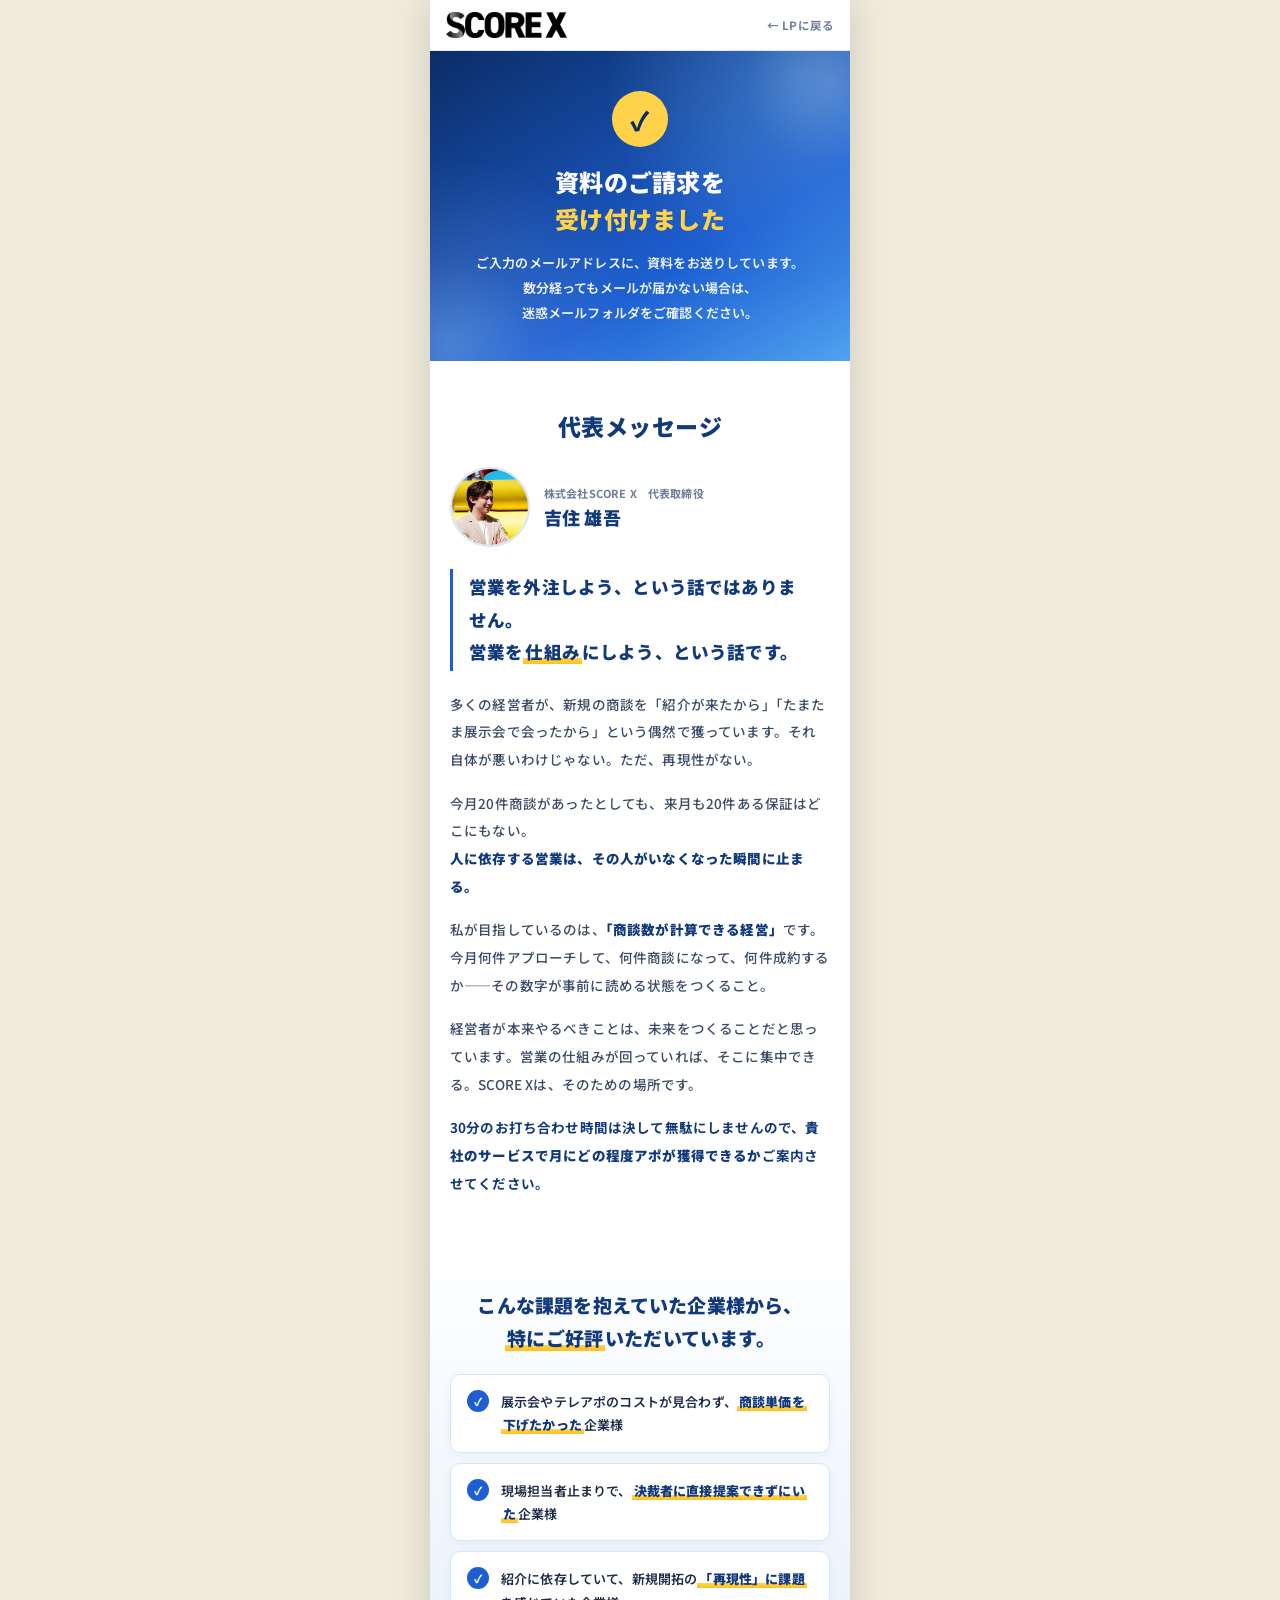
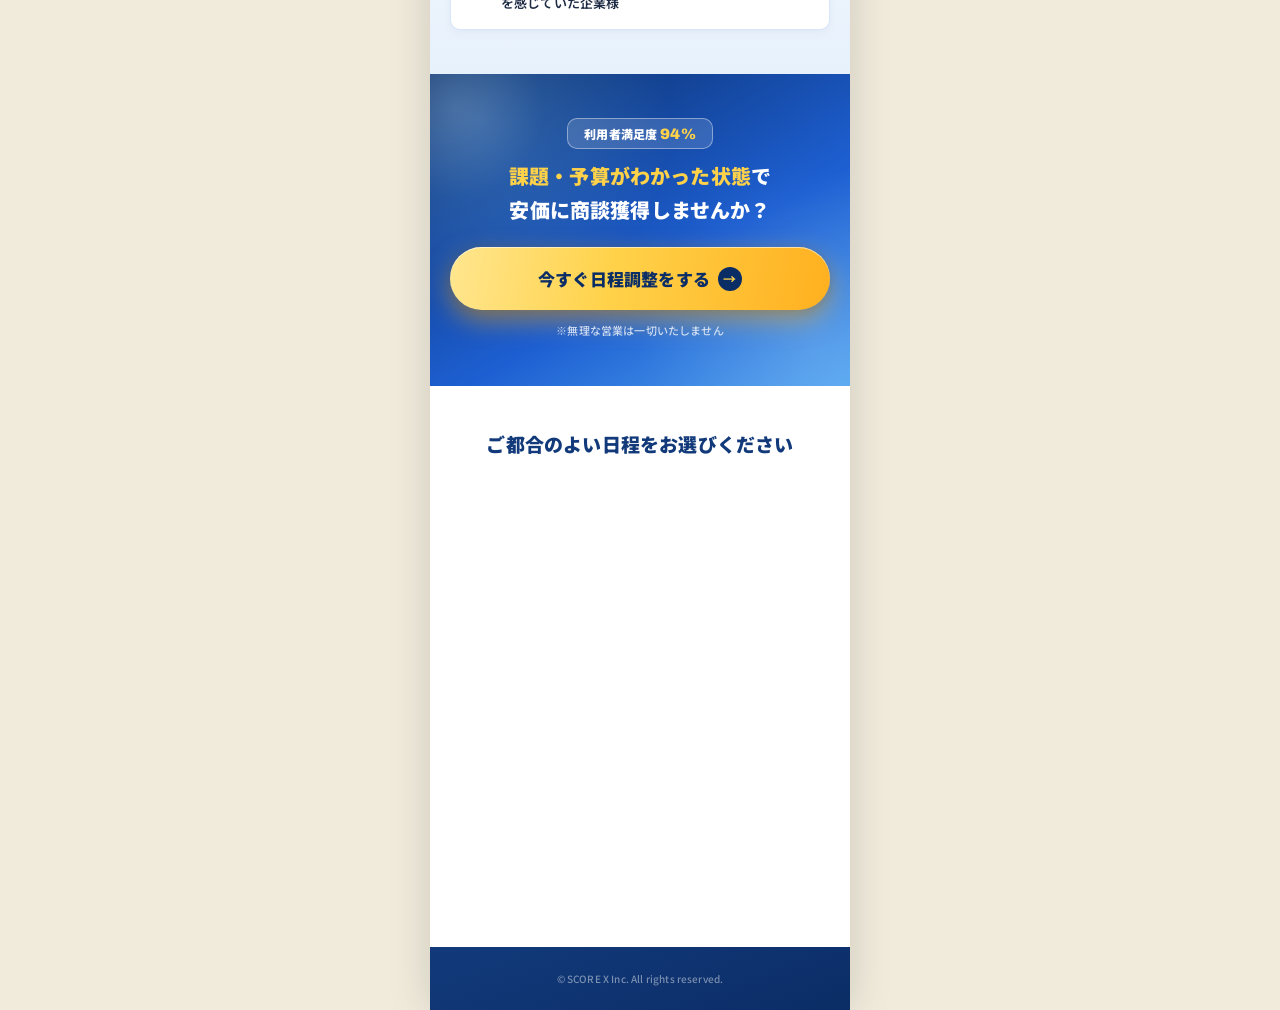
<file: thanks.html>
<!DOCTYPE html>
<html lang="ja">
<head>
<meta charset="UTF-8">
<meta name="viewport" content="width=device-width, initial-scale=1">
<!-- Google Tag Manager -->
<script>(function(w,d,s,l,i){w[l]=w[l]||[];w[l].push({'gtm.start':
new Date().getTime(),event:'gtm.js'});var f=d.getElementsByTagName(s)[0],
j=d.createElement(s),dl=l!='dataLayer'?'&l='+l:'';j.async=true;j.src=
'https://www.googletagmanager.com/gtm.js?id='+i+dl;f.parentNode.insertBefore(j,f);
})(window,document,'script','dataLayer','GTM-TBVCL29K');</script>
<!-- End Google Tag Manager -->
<title>資料請求完了｜SCORE X</title>
<link rel="preconnect" href="https://fonts.googleapis.com">
<link href="https://fonts.googleapis.com/css2?family=Archivo:wght@600;700;800;900&family=Noto+Sans+JP:wght@400;500;700;900&display=swap" rel="stylesheet">
<link rel="stylesheet" href="css/style.css">
</head>
<body>
<!-- Google Tag Manager (noscript) -->
<noscript><iframe src="https://www.googletagmanager.com/ns.html?id=GTM-TBVCL29K"
height="0" width="0" style="display:none;visibility:hidden"></iframe></noscript>
<!-- End Google Tag Manager (noscript) -->
<div style="max-width:420px;margin:0 auto;background:#ffffff;box-shadow:0 0 40px rgba(0,0,0,0.15)">

  <header style="display:flex;align-items:center;justify-content:space-between;padding:12px 16px;background:#fff;border-bottom:1px solid #E2E9F4">
    <a href="index.html" style="display:flex;align-items:center;gap:8px">
      <img src="img-logo-black.png" alt="SCORE X" style="height:26px;display:block">
    </a>
    <a href="index.html" style="font-size:11.5px;font-weight:700;color:#6E7C99">← LPに戻る</a>
  </header>

  <!-- 受付メッセージ -->
  <div style="position:relative;overflow:hidden;background:linear-gradient(150deg,#0B2D66 0%,#1D5FD2 65%,#4FA3F0 100%);color:#fff;padding:40px 20px 36px;text-align:center">
    <div style="position:absolute;inset:0;pointer-events:none;overflow:hidden">
      <div style="position:absolute;inset:0;background:radial-gradient(circle at 88% 10%,rgba(143,212,255,0.30),transparent 42%),radial-gradient(circle at 5% 95%,rgba(255,255,255,0.14),transparent 38%)"></div>
      <div style="position:absolute;top:-60px;right:-70px;width:180px;height:180px;background:radial-gradient(circle,rgba(255,255,255,0.16),transparent 66%);border-radius:50%"></div>
      <div style="position:absolute;bottom:-70px;left:-70px;width:180px;height:180px;background:radial-gradient(circle,rgba(143,212,255,0.18),transparent 66%);border-radius:50%"></div>
    </div>
    <div style="position:relative">
      <div style="width:56px;height:56px;border-radius:50%;background:#FFD24A;color:#0B2D66;display:flex;align-items:center;justify-content:center;font-size:26px;font-weight:900;margin:0 auto 16px">✓</div>
      <h1 style="margin:0 0 14px;font-size:24px;font-weight:900;line-height:1.55;letter-spacing:0.01em">資料のご請求を<br><span style="color:#FFD24A">受け付けました</span></h1>
      <p style="margin:0;font-size:13px;font-weight:600;line-height:1.9;color:rgba(255,255,255,0.95)">ご入力のメールアドレスに、資料をお送りしています。<br>数分経ってもメールが届かない場合は、<br>迷惑メールフォルダをご確認ください。</p>
    </div>
  </div>

  <!-- 代表メッセージ -->
  <section style="padding:48px 20px;background:#fff">
    <h2 style="margin:0 0 24px;text-align:center;font-size:23px;font-weight:900;letter-spacing:0.02em;color:#123A7B">代表メッセージ</h2>
    <div style="display:flex;align-items:center;gap:14px;margin-bottom:22px">
      <img src="img-ceo.jpg" alt="代表取締役 吉住 雄吾" style="flex-shrink:0;width:76px;height:76px;border-radius:50%;object-fit:cover;object-position:center top;border:2px solid #D8E6F8">
      <div>
        <p style="margin:0 0 3px;font-size:11px;font-weight:700;color:#6E7C99">株式会社SCORE X　代表取締役</p>
        <p style="margin:0;font-size:18px;font-weight:900;color:#123A7B">吉住 雄吾</p>
      </div>
    </div>
    <div style="border-left:3px solid #1D5FD2;padding:2px 0 2px 16px;margin-bottom:20px">
      <p style="margin:0;font-size:17.5px;font-weight:900;line-height:1.85;color:#123A7B;text-wrap:pretty">営業を外注しよう、という話ではありません。<br>営業を<span style="color:#123A7B;font-weight:900;background:linear-gradient(transparent 76%,#FFD24A 76%,#FFC01F 100%);padding:0 2px;-webkit-box-decoration-break:clone;box-decoration-break:clone">仕組み</span>にしよう、という話です。</p>
    </div>
    <div style="font-size:13.5px;font-weight:500;line-height:2.05;color:#3B4A66;display:flex;flex-direction:column;gap:16px">
      <p style="margin:0">多くの経営者が、新規の商談を「紹介が来たから」「たまたま展示会で会ったから」という偶然で獲っています。それ自体が悪いわけじゃない。ただ、再現性がない。</p>
      <p style="margin:0">今月20件商談があったとしても、来月も20件ある保証はどこにもない。<br><strong style="color:#123A7B;font-weight:900">人に依存する営業は、その人がいなくなった瞬間に止まる。</strong></p>
      <p style="margin:0">私が目指しているのは、<strong style="color:#123A7B;font-weight:900">「商談数が計算できる経営」</strong>です。今月何件アプローチして、何件商談になって、何件成約するか——その数字が事前に読める状態をつくること。</p>
      <p style="margin:0">経営者が本来やるべきことは、未来をつくることだと思っています。営業の仕組みが回っていれば、そこに集中できる。SCORE Xは、そのための場所です。</p>
      <p style="margin:0;font-weight:700;color:#123A7B">30分のお打ち合わせ時間は決して無駄にしませんので、<strong style="color:#123A7B;font-weight:900">貴社のサービスで月にどの程度アポが獲得できるか</strong>ご案内させてください。</p>
    </div>
  </section>

  <!-- 好評いただいている企業様 -->
  <section style="padding:44px 20px;background:linear-gradient(180deg,#FFFFFF 0%,#E7F1FC 100%)">
    <h2 style="margin:0 0 20px;text-align:center;font-size:19px;font-weight:900;line-height:1.7;color:#123A7B;text-wrap:pretty">こんな課題を抱えていた企業様から、<br><span style="color:#123A7B;font-weight:900;background:linear-gradient(transparent 76%,#FFD24A 76%,#FFC01F 100%);padding:0 2px;-webkit-box-decoration-break:clone;box-decoration-break:clone">特にご好評</span>いただいています。</h2>
    <div style="display:flex;flex-direction:column;gap:10px">
      <div style="display:flex;align-items:flex-start;gap:12px;background:#fff;border:1.5px solid #D8E6F8;border-radius:10px;padding:15px 16px;box-shadow:0 2px 8px rgba(11,45,102,0.05)"><span style="flex-shrink:0;width:22px;height:22px;border-radius:50%;background:#1D5FD2;color:#fff;display:flex;align-items:center;justify-content:center;font-size:11px;font-weight:900">✓</span><p style="margin:0;font-size:13px;font-weight:600;line-height:1.8;color:#1E2B45">展示会やテレアポのコストが見合わず、<span style="color:#123A7B;font-weight:900;background:linear-gradient(transparent 76%,#FFD24A 76%,#FFC01F 100%);padding:0 2px;-webkit-box-decoration-break:clone;box-decoration-break:clone">商談単価を下げたかった</span>企業様</p></div>
      <div style="display:flex;align-items:flex-start;gap:12px;background:#fff;border:1.5px solid #D8E6F8;border-radius:10px;padding:15px 16px;box-shadow:0 2px 8px rgba(11,45,102,0.05)"><span style="flex-shrink:0;width:22px;height:22px;border-radius:50%;background:#1D5FD2;color:#fff;display:flex;align-items:center;justify-content:center;font-size:11px;font-weight:900">✓</span><p style="margin:0;font-size:13px;font-weight:600;line-height:1.8;color:#1E2B45">現場担当者止まりで、<span style="color:#123A7B;font-weight:900;background:linear-gradient(transparent 76%,#FFD24A 76%,#FFC01F 100%);padding:0 2px;-webkit-box-decoration-break:clone;box-decoration-break:clone">決裁者に直接提案できずにいた</span>企業様</p></div>
      <div style="display:flex;align-items:flex-start;gap:12px;background:#fff;border:1.5px solid #D8E6F8;border-radius:10px;padding:15px 16px;box-shadow:0 2px 8px rgba(11,45,102,0.05)"><span style="flex-shrink:0;width:22px;height:22px;border-radius:50%;background:#1D5FD2;color:#fff;display:flex;align-items:center;justify-content:center;font-size:11px;font-weight:900">✓</span><p style="margin:0;font-size:13px;font-weight:600;line-height:1.8;color:#1E2B45">紹介に依存していて、新規開拓の<span style="color:#123A7B;font-weight:900;background:linear-gradient(transparent 76%,#FFD24A 76%,#FFC01F 100%);padding:0 2px;-webkit-box-decoration-break:clone;box-decoration-break:clone">「再現性」に課題</span>を感じていた企業様</p></div>
    </div>
  </section>

  <!-- CTA 日程調整 -->
  <section style="position:relative;overflow:hidden;background:linear-gradient(150deg,#0B2D66 0%,#1D5FD2 60%,#4FA3F0 100%);color:#fff;padding:44px 20px 48px;text-align:center">
    <div style="position:absolute;inset:0;pointer-events:none;overflow:hidden">
      <div style="position:absolute;inset:0;background:radial-gradient(circle at 12% 15%,rgba(143,212,255,0.26),transparent 42%),radial-gradient(circle at 92% 88%,rgba(255,255,255,0.12),transparent 38%)"></div>
      <div style="position:absolute;top:-60px;left:-70px;width:190px;height:190px;background:radial-gradient(circle,rgba(255,255,255,0.14),transparent 66%);border-radius:50%"></div>
      <span style="position:absolute;top:26px;right:22px;color:rgba(143,212,255,0.8);font-weight:900;font-size:14px"></span>
    </div>
    <div style="position:relative">
      <p style="margin:0 0 10px"><span style="display:inline-block;background:rgba(255,255,255,0.14);border:1px solid rgba(255,255,255,0.4);border-radius:10px;padding:6px 16px;font-size:12px;font-weight:900">利用者満足度 <span style="font-family:'Archivo','Noto Sans JP',sans-serif;font-size:15px;color:#FFD24A">94%</span></span></p>
      <p style="margin:0 0 20px;font-size:20px;font-weight:900;line-height:1.7;text-wrap:pretty"><span style="color:#FFD24A">課題・予算がわかった状態</span>で<br>安価に商談獲得しませんか？</p>
      <a href="#schedule" style="display:flex;align-items:center;justify-content:center;gap:8px;background:linear-gradient(100deg,#FFE68F 0%,#FFD24A 42%,#FFB01F 100%);color:#0B2D66;font-size:17px;font-weight:900;letter-spacing:0.01em;padding:19px 22px;border-radius:100px;box-shadow:0 10px 26px rgba(255,168,10,0.5),0 3px 10px rgba(6,26,66,0.22),inset 0 1px 0 rgba(255,255,255,0.6)" class="cta">今すぐ日程調整をする<span style="display:inline-flex;width:24px;height:24px;border-radius:50%;background:#0B2D66;color:#FFD24A;align-items:center;justify-content:center;font-size:13px;font-weight:700;flex-shrink:0">→</span></a>
      <p style="margin:12px 0 0;font-size:11px;color:rgba(255,255,255,0.75)">※無理な営業は一切いたしません</p>
    </div>
  </section>

  <!-- 日程調整埋め込み -->
  <section id="schedule" style="padding:44px 20px 52px;background:#fff">
    <h2 style="margin:0 0 18px;text-align:center;font-size:19px;font-weight:900;letter-spacing:0.01em;color:#123A7B">ご都合のよい日程をお選びください</h2>
    <div style="min-height:420px">
      <div id="timerex_calendar" data-url="https://timerex.net/s/yugo8515_ee53/6590cb62"></div>
    </div>
  </section>

  <footer style="background:linear-gradient(160deg,#123A7B,#0B2D66);color:#fff;padding:24px 20px;text-align:center">
    <p style="margin:0;font-size:10px;color:rgba(255,255,255,0.45)">© SCORE X Inc. All rights reserved.</p>
  </footer>
</div>
<script src="js/main.js"></script>
<script id="timerex_embed" src="https://asset.timerex.net/js/embed.js"></script>
<script>window.addEventListener('load',function(){if(window.TimerexCalendar){TimerexCalendar();}});</script>
</body>
</html>
</file>
<file: css/style.css>
/* SCORE X LP 共通スタイル */
html,body{margin:0;padding:0;background:#F0EBDB;}
body{font-family:'Noto Sans JP',sans-serif;-webkit-font-smoothing:antialiased;color:#1E2B45;letter-spacing:0.01em;}
p{font-weight:500;}
strong{font-weight:900;}
h1,h2,h3{letter-spacing:0.01em;}
a{color:#1D5FD2;text-decoration:none;}
a:hover{color:#123A7B;}
input::placeholder{color:#AAB6CC;}
@keyframes marquee{from{transform:translateX(0)}to{transform:translateX(-50%)}}
/* CTAボタンのホバー */
a.cta{transition:transform .2s ease;}
a.cta:hover{transform:translateY(-2px);}
/* フォーム入力のフォーカス */
input:focus,select:focus{border-color:#1D5FD2 !important;outline:none;background:#fff !important;}
/* フォーム選択肢のホバー */
label:hover{border-color:#1D5FD2 !important;background:#F9FBFE !important;}
/* プルダウン（現在の課題／興味を持ったポイント） */
select.form-select{
  width:100%;box-sizing:border-box;
  border:1.5px solid #D8E6F8;border-radius:10px;
  padding:14px 40px 14px 14px;
  font-size:14px;font-family:inherit;font-weight:500;
  color:#1E2B45;background-color:#F8FBFF;
  -webkit-appearance:none;appearance:none;cursor:pointer;
  background-image:url("data:image/svg+xml;charset=utf-8,%3Csvg%20xmlns='http://www.w3.org/2000/svg'%20viewBox='0%200%2012%208'%3E%3Cpath%20d='M1%201l5%205%205-5'%20stroke='%231D5FD2'%20stroke-width='2'%20fill='none'%20stroke-linecap='round'%20stroke-linejoin='round'/%3E%3C/svg%3E");
  background-repeat:no-repeat;background-position:right 14px center;background-size:12px 8px;
}
select.form-select:invalid{color:#8A97B0;}
</file>
